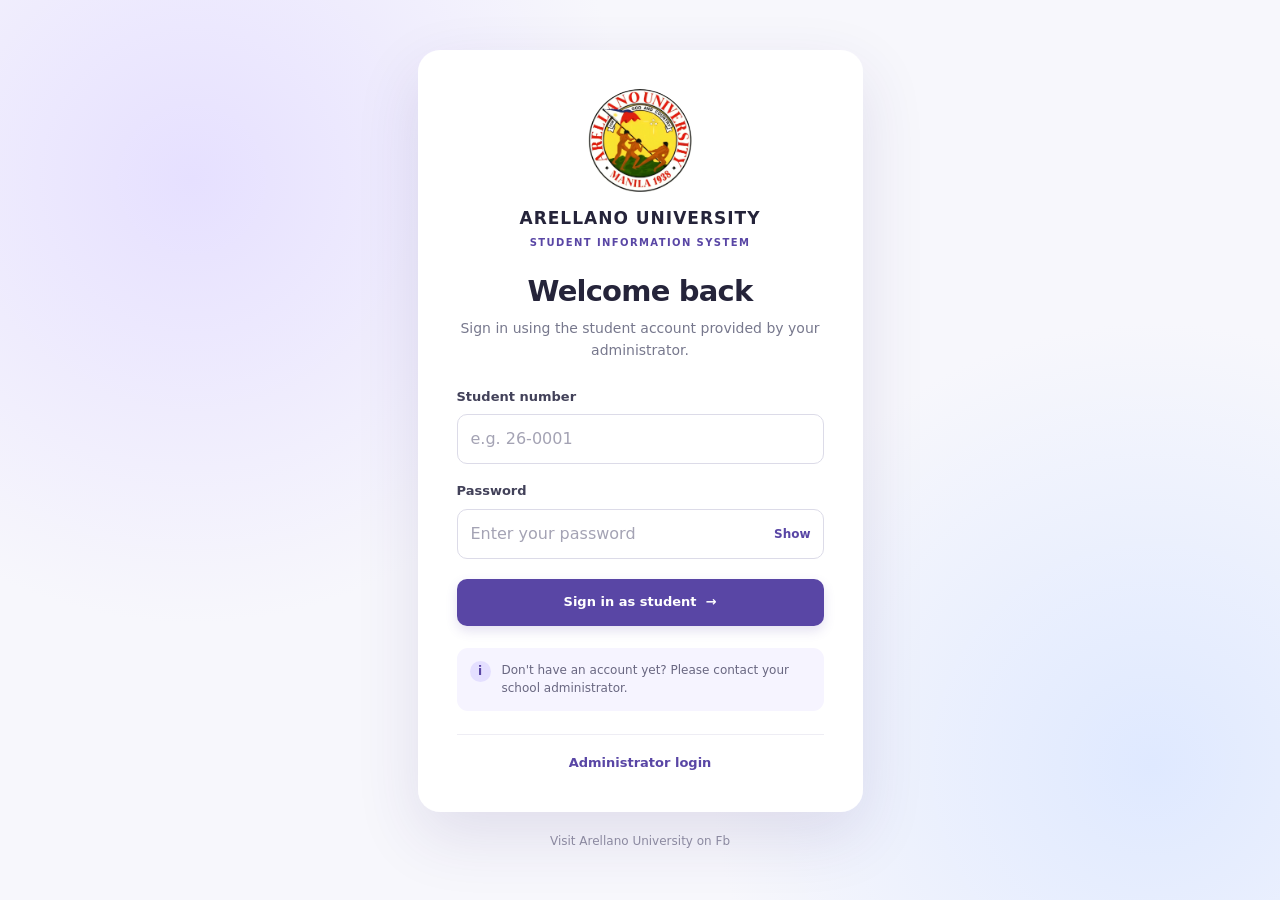
<file: index.html>
<!DOCTYPE html>
<html lang="en">

<head>
  <meta charset="UTF-8">
  <meta name="viewport" content="width=device-width, initial-scale=1.0">
  <title>Student Portal | Arellano University</title>
  <link rel="stylesheet" href="style.css">
</head>

<body class="auth-page">
  <main class="auth-shell">
    <section class="auth-card">
      <div class="login-brand"><img src="arellano-logo.jpg" alt="Arellano University logo" class="login-logo">
        <h2>ARELLANO UNIVERSITY</h2>
        <p>STUDENT INFORMATION SYSTEM</p>
      </div>
      <h1 class="center-text">Welcome back</h1>
      <p class="muted intro center-text">Sign in using the student account provided by your administrator.</p>

      <form id="studentLoginForm" novalidate>
        <div class="field">
          <label for="studentNumber">Student number</label>
          <input id="studentNumber" name="studentNumber" type="text" placeholder="e.g. 26-0001" autocomplete="username"
            required>
        </div>
        <div class="field">
          <label for="studentPassword">Password</label>
          <div class="password-input-wrap">
            <input id="studentPassword" name="studentPassword" type="password" placeholder="Enter your password"
              autocomplete="current-password" required>
            <button class="password-toggle" type="button" data-toggle-password="studentPassword"
              aria-label="Show password">Show</button>
          </div>
        </div>
        <button class="button button-primary button-full" type="submit">Sign in as student <span
            aria-hidden="true">→</span></button>
        <p id="studentLoginMessage" class="message" role="status" aria-live="polite"></p>
      </form>

      <div class="auth-note">
        <span class="note-icon">i</span>
        <p>Don't have an account yet? Please contact your school administrator.</p>
      </div>
      <div class="auth-footer"><a href="admin-login.html">Administrator login</a></div>
    </section>
    <p class="page-caption">Visit Arellano University on Fb</p>
  </main>
  <script src="script.js"></script>
</body>

</html>
</file>
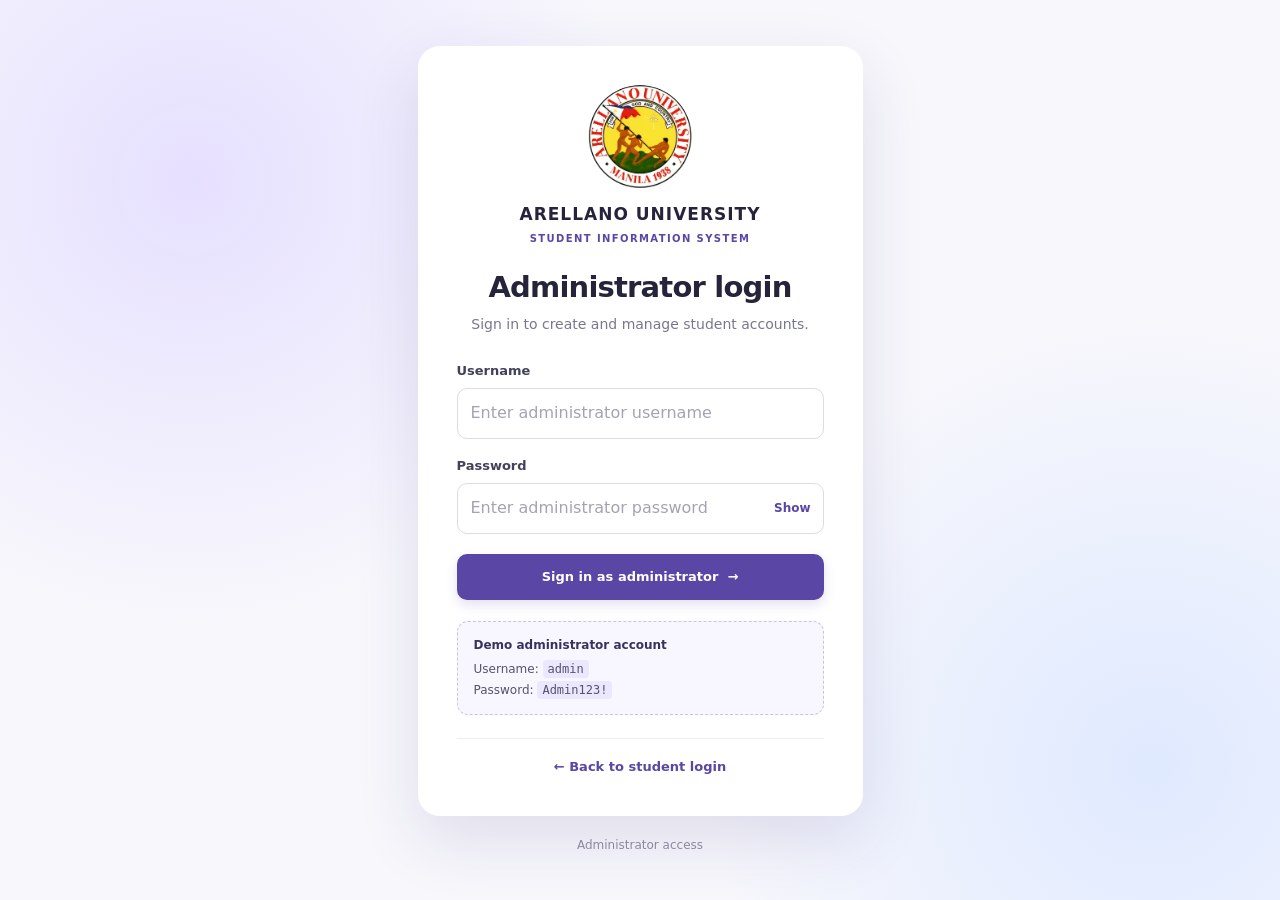
<file: admin-login.html>
<!DOCTYPE html>
<html lang="en">

<head>
  <meta charset="UTF-8">
  <meta name="viewport" content="width=device-width, initial-scale=1.0">
  <title>Administrator Login | Arellano University</title>
  <link rel="stylesheet" href="style.css">
</head>

<body class="auth-page">
  <main class="auth-shell">
    <section class="auth-card">
      <div class="login-brand"><img src="arellano-logo.jpg" alt="Arellano University logo" class="login-logo">
        <h2>ARELLANO UNIVERSITY</h2>
        <p>STUDENT INFORMATION SYSTEM</p>
      </div>
      <h1 class="center-text">Administrator login</h1>
      <p class="muted intro center-text">Sign in to create and manage student accounts.</p>

      <form id="adminLoginForm" novalidate>
        <div class="field">
          <label for="adminUsername">Username</label>
          <input id="adminUsername" name="adminUsername" type="text" placeholder="Enter administrator username"
            autocomplete="username" required>
        </div>
        <div class="field">
          <label for="adminPassword">Password</label>
          <div class="password-input-wrap">
            <input id="adminPassword" name="adminPassword" type="password" placeholder="Enter administrator password"
              autocomplete="current-password" required>
            <button class="password-toggle" type="button" data-toggle-password="adminPassword"
              aria-label="Show password">Show</button>
          </div>
        </div>
        <button class="button button-primary button-full" type="submit">Sign in as administrator <span
            aria-hidden="true">→</span></button>
        <p id="adminLoginMessage" class="message" role="status" aria-live="polite"></p>
      </form>

      <div class="demo-box">
        <strong>Demo administrator account</strong>
        <p>Username: <code>admin</code></p>
        <p>Password: <code>Admin123!</code></p>
      </div>
      <div class="auth-footer"><a href="main.html">← Back to student login</a></div>
    </section>
    <p class="page-caption">Administrator access</p>
  </main>
  <script src="script.js"></script>
</body>

</html>
</file>
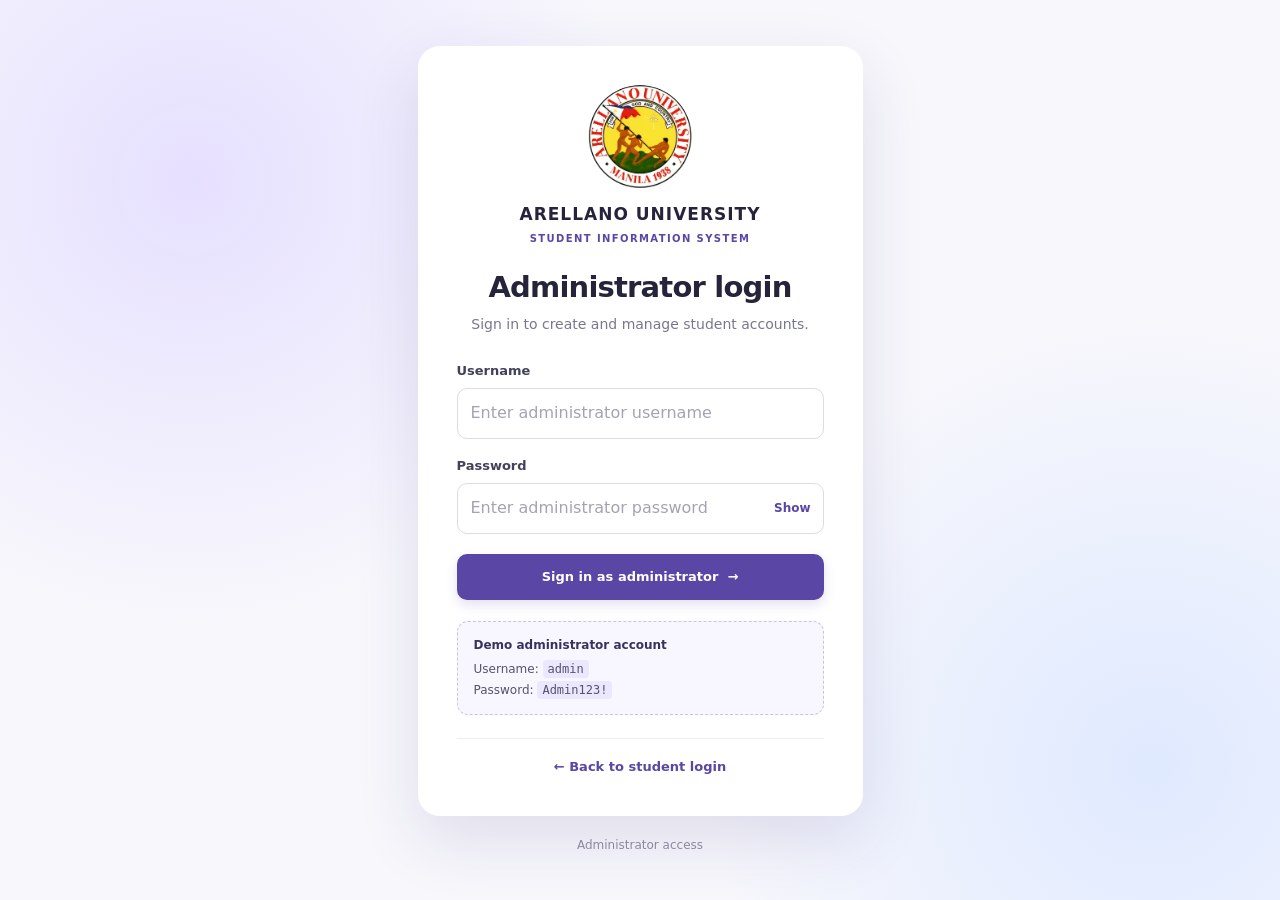
<file: admin.html>
<!DOCTYPE html>
<html lang="en">

<head>
  <meta charset="UTF-8">
  <meta name="viewport" content="width=device-width, initial-scale=1.0">
  <title>Manage Students | Arellano University</title>
  <link rel="stylesheet" href="style.css">
</head>

<body class="app-page">
  <header class="topbar">
    <a class="brand" href="admin.html">
      <img src="arellano-logo.jpg" alt="Arellano University logo" class="header-logo">
      <span>ARELLANO UNIVERSITY<small>Administrator workspace</small></span>
    </a>
    <div class="topbar-actions"><span class="user-pill"><span class="online-dot"></span> Administrator</span><button
        class="button button-outline-light" id="adminLogout" type="button">Log out</button></div>
  </header>

  <main class="page-container">
    <section class="page-heading">
      <div>
        <p class="eyebrow">ADMINISTRATION</p>
        <h1>Student Management</h1>
        <p class="muted">Create accounts, update your records list, and find students quickly.</p>
      </div>
      <div class="heading-icon">▤</div>
    </section>

    <section class="stats-grid">
      <article class="stat-card"><span class="stat-label">Total student accounts</span><strong
          id="studentCount">0</strong><span class="stat-foot">Saved in this browser</span></article>
      <article class="stat-card"><span class="stat-label">Available courses</span><strong
          id="courseCount">0</strong><span class="stat-foot">Unique courses in records</span></article>
      <article class="stat-card"><span class="stat-label">Year levels</span><strong id="yearCount">0</strong><span
          class="stat-foot">Represented in records</span></article>
    </section>

    <section class="panel" id="addStudentPanel">
      <div class="panel-heading">
        <div>
          <p class="eyebrow">NEW ACCOUNT</p>
          <h2>Add a student</h2>
          <p class="muted">The student can sign in after you save their account.</p>
        </div><span class="panel-icon">＋</span>
      </div>
      <form id="studentForm" novalidate>
        <div class="form-grid">
          <div class="field"><label for="studentNo">Student number <span class="required">*</span></label><input
              id="studentNo" name="studentNo" type="text" placeholder="e.g. 26-0001" required></div>
          <div class="field"><label for="fullName">Full name <span class="required">*</span></label><input id="fullName"
              name="fullName" type="text" placeholder="Enter full name" required></div>
          <div class="field">
            <label for="course">Course / Program <span class="required">*</span></label>
            <select id="course" name="course" required>
              <option value="">Select a course</option>
              <option value="BSIT">BSIT - Information Technology</option>
              <option value="BSCS">BSCS - Computer Science</option>
              <option value="BSIS">BSIS - Information Systems</option>
              <option value="BSBA">BSBA - Business Administration</option>
              <option value="BSA">BSA - Accountancy</option>
              <option value="BSED">BSED - Secondary Education</option>
              <option value="BEED">BEED - Elementary Education</option>
              <option value="BSHM">BSHM - Hospitality Management</option>
              <option value="BSTM">BSTM - Tourism Management</option>
              <option value="Other">Other</option>
            </select>
          </div>
          <div class="field"><label for="year">Year level <span class="required">*</span></label><select id="year"
              name="year" required>
              <option value="">Select year level</option>
              <option>1st Year</option>
              <option>2nd Year</option>
              <option>3rd Year</option>
              <option>4th Year</option>
            </select></div>
          <div class="field"><label for="email">Email address</label><input id="email" name="email" type="email"
              placeholder="student@example.com"></div>
          <div class="field"><label for="phone">Phone number</label><input id="phone" name="phone" type="tel"
              placeholder="Enter phone number"></div>
          <div class="field field-wide"><label for="address">Address</label><textarea id="address" name="address"
              rows="2" placeholder="Enter address"></textarea></div>
          <div class="field"><label for="status">Academic status <span class="required">*</span></label><select
              id="status" name="status" required>
              <option value="">Select status</option>
              <option>Regular</option>
              <option>Irregular</option>
              <option>On Leave</option>
              <option>Dropped</option>
              <option>Graduated</option>
            </select></div>
          <div class="field"><label for="studentPassword">Assign password <span class="required">*</span></label>
            <div class="password-input-wrap">
              <input id="studentPassword" name="studentPassword" type="password" minlength="8"
                placeholder="At least 8 characters" required>
              <button class="password-toggle" type="button" data-toggle-password="studentPassword"
                aria-label="Show password">Show</button>
            </div>
            <small class="field-hint">Give this password to the student privately.</small>
          </div>
        </div>
        <div class="form-actions">
          <p id="adminMessage" class="message" role="status" aria-live="polite"></p><button
            class="button button-success add-student-button" type="submit">+ Add student</button>
        </div>
      </form>
    </section>

    <section class="panel">
      <div class="panel-heading records-heading">
        <div>
          <p class="eyebrow">STUDENT DIRECTORY</p>
          <h2>Student records</h2>
          <p class="muted">Search by name or student number and filter by course or year.</p>
        </div>
      </div>
      <div class="filters-grid">
        <div class="field"><label for="searchStudent">Search records</label><input id="searchStudent" type="search"
            placeholder="Name or student number"></div>
        <div class="field"><label for="filterCourse">Course</label><select id="filterCourse">
            <option value="">All courses</option>
          </select></div>
        <div class="field"><label for="filterYear">Year level</label><select id="filterYear">
            <option value="">All year levels</option>
            <option>1st Year</option>
            <option>2nd Year</option>
            <option>3rd Year</option>
            <option>4th Year</option>
          </select></div>
        <div class="filter-action"><button class="button button-secondary" id="clearFilters" type="button">Clear
            filters</button></div>
      </div>
      <div class="records-count-row"><span class="records-count" id="visibleCount">0 records</span></div>
      <div class="table-wrap">
        <table>
          <thead>
            <tr>
              <th>Student number</th>
              <th>Full name</th>
              <th>Course</th>
              <th>Year level</th>
              <th>Status</th>
              <th>Actions</th>
            </tr>
          </thead>
          <tbody id="studentTable">
            <tr>
              <td colspan="6" class="empty-cell">No student records yet. Add a student account above.</td>
            </tr>
          </tbody>
        </table>
      </div>
      <p class="table-note">Note: records are stored in this browser for this demo.</p>
    </section>
    <footer class="app-footer">Student Information System <span>•</span> Administrator workspace</footer>
  </main>
  <script src="script.js"></script>
</body>

</html>
</file>
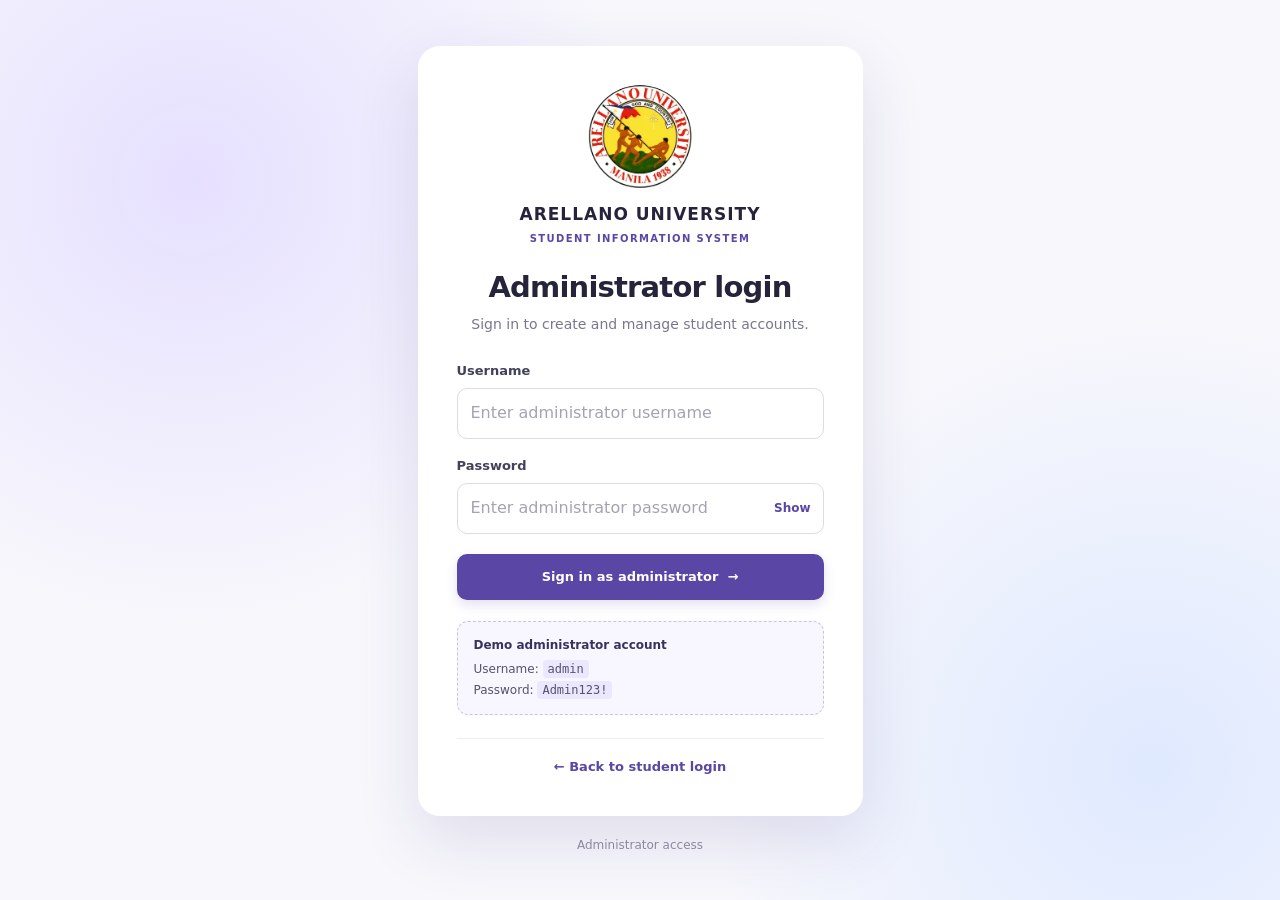
<file: student-profile.html>
<!DOCTYPE html>
<html lang="en">

<head>
  <meta charset="UTF-8">
  <meta name="viewport" content="width=device-width, initial-scale=1.0">
  <title>Student Profile | Arellano University</title>
  <link rel="stylesheet" href="style.css">
</head>

<body class="dashboard-page student-profile-page">
  <header class="topbar">
    <a class="brand" href="admin.html">
      <img src="arellano-logo.jpg" alt="Arellano University logo" class="header-logo">
      <span>ARELLANO UNIVERSITY<small>Administrator workspace</small></span>
    </a>
    <div class="topbar-actions">
      <span class="user-pill"><span class="online-dot"></span> Administrator</span>
      <button class="button button-outline-light" id="adminLogout" type="button">Log out</button>
    </div>
  </header>

  <main class="dashboard-main">
    <div class="page-heading">
      <div>
        <p class="eyebrow">STUDENT MANAGEMENT</p>
        <h1>Student Profile</h1>
        <p class="muted">View and manage this student's information.</p>
      </div>
      <a href="admin.html" class="button button-secondary">Back to Student Records</a>
    </div>

    <section class="panel profile-panel">
      <div class="profile-heading">
        <div class="profile-avatar" id="profileInitials">AU</div>
        <div>
          <h2 id="profileName">Student Name</h2>
          <p class="muted">Student No.: <strong id="profileNumber">—</strong></p>
          <span id="profileStatus" class="status-badge">Regular</span>
        </div>
      </div>

      <div id="profileMessage" class="form-message" role="status"></div>

      <form id="profileForm">
        <div class="form-grid">
          <div class="field">
            <label for="profileStudentNo">Student Number</label>
            <input id="profileStudentNo" type="text" readonly>
          </div>
          <div class="field">
            <label for="profileFullName">Full Name *</label>
            <input id="profileFullName" type="text" required>
          </div>
          <div class="field">
            <label for="profileCourse">Course / Program *</label>
            <select id="profileCourse" required>
              <option value="">Select a course</option>
              <option value="BSIT">BSIT - Information Technology</option>
              <option value="BSCS">BSCS - Computer Science</option>
              <option value="BSIS">BSIS - Information Systems</option>
              <option value="BSBA">BSBA - Business Administration</option>
              <option value="BSA">BSA - Accountancy</option>
              <option value="BSED">BSED - Secondary Education</option>
              <option value="BEED">BEED - Elementary Education</option>
              <option value="BSHM">BSHM - Hospitality Management</option>
              <option value="BSTM">BSTM - Tourism Management</option>
              <option value="Other">Other</option>
            </select>
          </div>
          <div class="field">
            <label for="profileYear">Year Level *</label>
            <select id="profileYear" required>
              <option value="">Select year level</option>
              <option value="1st Year">1st Year</option>
              <option value="2nd Year">2nd Year</option>
              <option value="3rd Year">3rd Year</option>
              <option value="4th Year">4th Year</option>
            </select>
          </div>
          <div class="field">
            <label for="profileEmail">Email Address</label>
            <input id="profileEmail" type="email">
          </div>
          <div class="field">
            <label for="profilePhone">Phone Number</label>
            <input id="profilePhone" type="text">
          </div>
          <div class="field field-full">
            <label for="profileAddress">Address</label>
            <textarea id="profileAddress" rows="3"></textarea>
          </div>
          <div class="field">
            <label for="profileAcademicStatus">Academic Status *</label>
            <select id="profileAcademicStatus" required>
              <option value="Regular">Regular</option>
              <option value="Irregular">Irregular</option>
              <option value="On Leave">On Leave</option>
              <option value="Graduated">Graduated</option>
              <option value="Dropped">Dropped</option>
            </select>
          </div>
          <div class="field">
            <label for="profileNewPassword">Change Student Password</label>
            <div class="password-input-wrap">
              <input id="profileNewPassword" type="password" minlength="8"
                placeholder="Enter a new password (leave blank to keep current)">
              <button class="password-toggle" type="button" data-toggle-password="profileNewPassword"
                aria-label="Show password">Show</button>
            </div>
            <small class="field-hint">Leave blank if you do not want to change the password.</small>
          </div>
        </div>

        <div class="profile-actions">
          <button class="button button-success" type="submit">Save Changes</button>
          <a href="admin.html" class="button button-secondary">Cancel</a>
          <button class="button button-danger" type="button" id="deleteProfile">Delete</button>
        </div>
      </form>
    </section>
  </main>

  <script src="script.js"></script>
</body>

</html>
</file>
<file: style.css>
:root {
  --primary: #5946a5;
  --primary-dark: #40327e;
  --primary-soft: #f0edff;
  --ink: #25243a;
  --muted: #77788d;
  --line: #e5e4ef;
  --bg: #f6f7fc;
  --white: #fff;
  --green: #20844b;
  --red: #c33d4b;
  --shadow: 0 12px 34px rgba(39, 31, 88, .08)
}

* {
  box-sizing: border-box;
  margin: 0;
  padding: 0
}

html {
  scroll-behavior: smooth
}

body {
  font-family: Inter, ui-sans-serif, system-ui, -apple-system, BlinkMacSystemFont, "Segoe UI", Arial, sans-serif;
  color: var(--ink);
  background: var(--bg);
  line-height: 1.55
}

button,
input,
select,
textarea {
  font: inherit
}

a {
  color: var(--primary);
  text-decoration: none
}

a:hover {
  text-decoration: underline
}

button {
  cursor: pointer
}

.auth-page {
  min-height: 100vh;
  background: radial-gradient(circle at 15% 20%, #e6e0ff 0, transparent 34%), radial-gradient(circle at 90% 85%, #dfe9ff 0, transparent 32%), #f7f7fc
}

.auth-shell {
  min-height: 100vh;
  display: flex;
  flex-direction: column;
  align-items: center;
  justify-content: center;
  padding: 28px 18px
}

.auth-card {
  width: min(100%, 445px);
  padding: 38px;
  background: rgba(255, 255, 255, .96);
  border: 1px solid rgba(255, 255, 255, .9);
  border-radius: 22px;
  box-shadow: 0 24px 65px rgba(55, 42, 117, .12)
}

.brand-mark {
  width: 58px;
  height: 58px;
  border-radius: 17px;
  display: grid;
  place-items: center;
  background: linear-gradient(135deg, #7663cb, #49368e);
  color: #fff;
  font-size: 18px;
  font-weight: 850;
  letter-spacing: .5px;
  margin-bottom: 23px;
  box-shadow: 0 8px 18px rgba(89, 70, 165, .2)
}

.brand-admin {
  background: linear-gradient(135deg, #263e70, #17294f)
}

.eyebrow {
  font-size: 11px;
  font-weight: 800;
  letter-spacing: 1.65px;
  color: var(--primary);
  margin-bottom: 7px
}

.auth-card h1 {
  font-size: 29px;
  letter-spacing: -.8px;
  line-height: 1.2;
  margin-bottom: 9px
}

.muted {
  color: var(--muted)
}

.intro {
  font-size: 14px;
  margin-bottom: 25px
}

.field {
  min-width: 0
}

.field label {
  display: block;
  font-size: 13px;
  font-weight: 700;
  margin: 0 0 7px;
  color: #424159
}

.field input,
.field select,
.field textarea {
  display: block;
  width: 100%;
  border: 1px solid #dcdbe8;
  border-radius: 10px;
  padding: 12px 13px;
  background: #fff;
  color: var(--ink);
  outline: none;
  transition: border-color .18s, box-shadow .18s
}

.field input::placeholder,
.field textarea::placeholder {
  color: #a4a3b4
}

.field input:focus,
.field select:focus,
.field textarea:focus {
  border-color: #8978d2;
  box-shadow: 0 0 0 3px rgba(89, 70, 165, .12)
}

.field textarea {
  resize: vertical
}

#studentLoginForm,
#adminLoginForm {
  display: grid;
  gap: 17px
}

.button {
  display: inline-flex;
  align-items: center;
  justify-content: center;
  gap: 9px;
  border: 0;
  border-radius: 10px;
  padding: 11px 16px;
  font-size: 13px;
  font-weight: 750;
  transition: transform .15s, background .15s, box-shadow .15s
}

.button:active {
  transform: translateY(1px)
}

.button-primary {
  background: var(--primary);
  color: #fff;
  box-shadow: 0 5px 12px rgba(89, 70, 165, .16)
}

.button-primary:hover {
  background: var(--primary-dark)
}

.button-full {
  width: 100%;
  padding: 13px 16px;
  margin-top: 3px
}

.button-secondary {
  background: #eeedf5;
  color: #4b4964
}

.button-secondary:hover {
  background: #e2e0ef
}

.button-outline-light {
  background: rgba(255, 255, 255, .12);
  border: 1px solid rgba(255, 255, 255, .3);
  color: #fff
}

.button-outline-light:hover {
  background: rgba(255, 255, 255, .22)
}

.message {
  font-size: 13px;
  min-height: 0;
  color: var(--red);
  overflow-wrap: anywhere
}

.message:empty {
  display: none
}

.auth-note {
  display: flex;
  align-items: flex-start;
  gap: 11px;
  margin-top: 22px;
  padding: 13px;
  border-radius: 11px;
  background: #f6f4ff;
  color: #696781
}

.auth-note p {
  font-size: 12px;
  line-height: 1.55
}

.note-icon,
.help-icon {
  flex: none;
  display: grid;
  place-items: center;
  width: 21px;
  height: 21px;
  border-radius: 50%;
  background: #e4dfff;
  color: var(--primary);
  font-size: 12px;
  font-weight: 800
}

.auth-footer {
  border-top: 1px solid #eeedf4;
  margin-top: 23px;
  padding-top: 18px;
  text-align: center;
  font-size: 13px;
  font-weight: 700
}

.demo-box {
  margin-top: 21px;
  padding: 14px 16px;
  border: 1px dashed #c9c2ed;
  border-radius: 11px;
  background: #f8f6ff;
  font-size: 12px;
  color: #57536f
}

.demo-box strong {
  display: block;
  margin-bottom: 5px;
  color: #39315f
}

.demo-box p {
  margin-top: 3px
}

.demo-box code {
  font-size: 12px;
  background: #ebe7ff;
  border-radius: 4px;
  padding: 2px 5px
}

.page-caption {
  font-size: 12px;
  color: #8b89a0;
  margin-top: 20px
}

.app-page {
  min-height: 100vh;
  background: #f6f7fb
}

.topbar {
  display: flex;
  align-items: center;
  justify-content: space-between;
  gap: 20px;
  padding: 15px max(5%, calc((100% - 1220px)/2));
  background: #fff;
  border-bottom: 1px solid var(--line);
  box-shadow: 0 3px 14px rgba(35, 32, 72, .035)
}

.brand {
  display: flex;
  align-items: center;
  gap: 12px;
  color: var(--ink);
  font-weight: 800;
  font-size: 14px;
  line-height: 1.3
}

.brand:hover {
  text-decoration: none
}

.brand .brand-mark {
  margin: 0
}

.brand-mark.small {
  width: 42px;
  height: 42px;
  border-radius: 12px;
  font-size: 14px
}

.brand small {
  display: block;
  margin-top: 4px;
  font-weight: 500;
  color: var(--muted);
  font-size: 11px
}

.topbar-actions {
  display: flex;
  align-items: center;
  gap: 13px
}

.user-pill {
  display: flex;
  align-items: center;
  gap: 8px;
  color: #5f5e73;
  font-size: 12px;
  font-weight: 700
}

.online-dot {
  width: 7px;
  height: 7px;
  background: #31a86a;
  border-radius: 50%;
  box-shadow: 0 0 0 3px #e1f6e9
}

.page-container {
  width: min(1180px, 92%);
  margin: 34px auto 0
}

.page-heading {
  display: flex;
  align-items: center;
  justify-content: space-between;
  gap: 20px;
  margin-bottom: 24px
}

.page-heading h1,
.welcome-banner h1 {
  font-size: 29px;
  letter-spacing: -.7px;
  margin-bottom: 7px
}

.page-heading .muted {
  font-size: 13px
}

.heading-icon {
  width: 58px;
  height: 58px;
  display: grid;
  place-items: center;
  background: var(--primary-soft);
  color: var(--primary);
  border-radius: 17px;
  font-size: 29px
}

.stats-grid {
  display: grid;
  grid-template-columns: repeat(3, minmax(0, 1fr));
  gap: 17px;
  margin-bottom: 23px
}

.stat-card {
  padding: 20px 22px;
  background: #fff;
  border: 1px solid var(--line);
  border-radius: 14px;
  box-shadow: 0 4px 15px rgba(35, 32, 72, .025)
}

.stat-label {
  display: block;
  color: var(--muted);
  font-size: 12px;
  font-weight: 650
}

.stat-card strong {
  display: block;
  font-size: 30px;
  letter-spacing: -.8px;
  margin: 5px 0 2px;
  color: #373056
}

.stat-foot {
  font-size: 11px;
  color: #9a98aa
}

.panel {
  background: #fff;
  border: 1px solid var(--line);
  border-radius: 16px;
  padding: 25px;
  margin-bottom: 24px;
  box-shadow: 0 4px 18px rgba(35, 32, 72, .025)
}

.panel-heading {
  display: flex;
  justify-content: space-between;
  align-items: center;
  gap: 16px;
  margin-bottom: 22px
}

.panel-heading h2 {
  font-size: 20px;
  letter-spacing: -.3px;
  margin-bottom: 4px
}

.panel-heading .muted {
  font-size: 12px
}

.panel-icon {
  display: grid;
  place-items: center;
  width: 43px;
  height: 43px;
  border-radius: 13px;
  background: var(--primary-soft);
  color: var(--primary);
  font-size: 25px
}

.form-grid {
  display: grid;
  grid-template-columns: repeat(2, minmax(0, 1fr));
  gap: 17px 20px
}

.required {
  color: var(--red)
}

.field-hint {
  display: block;
  font-size: 10px;
  color: var(--muted);
  margin-top: 5px
}

.field-wide {
  grid-column: 1/-1
}

.form-actions {
  display: flex;
  justify-content: space-between;
  align-items: center;
  gap: 16px;
  flex-wrap: wrap;
  border-top: 1px solid #efedf5;
  margin-top: 22px;
  padding-top: 18px
}

.form-actions .message {
  flex: 1
}

.records-heading {
  margin-bottom: 20px
}

.records-count {
  white-space: nowrap;
  border-radius: 20px;
  padding: 7px 11px;
  background: #f0edff;
  color: var(--primary);
  font-size: 11px;
  font-weight: 800
}

.filters-grid {
  display: grid;
  grid-template-columns: minmax(200px, 2fr) minmax(130px, 1fr) minmax(140px, 1fr) auto;
  align-items: end;
  gap: 13px;
  margin-bottom: 20px
}

.filter-action {
  padding-bottom: 1px
}

.filter-action .button {
  white-space: nowrap
}

.table-wrap {
  width: 100%;
  overflow-x: auto;
  border: 1px solid var(--line);
  border-radius: 10px
}

table {
  width: 100%;
  border-collapse: collapse;
  min-width: 720px;
  text-align: left;
  font-size: 12px
}

thead {
  background: #f7f6fc
}

th {
  padding: 13px 15px;
  color: #77748f;
  font-size: 10px;
  letter-spacing: .7px;
  text-transform: uppercase;
  white-space: nowrap
}

td {
  padding: 14px 15px;
  border-top: 1px solid #efedf5;
  color: #55546a
}

tbody tr:hover {
  background: #fbfaff
}

.student-number {
  font-weight: 800;
  color: #51418f
}

.student-name {
  font-weight: 750;
  color: #323047
}

.empty-cell {
  text-align: center !important;
  padding: 28px !important;
  color: #8a879e
}

.table-note {
  font-size: 11px;
  color: #9a98aa;
  margin-top: 12px
}

.action-delete {
  border: 1px solid #f1cdd1;
  background: #fff5f5;
  color: #bd3442;
  border-radius: 7px;
  padding: 6px 9px;
  font-size: 11px;
  font-weight: 750
}

.action-delete:hover {
  background: #ffe6e8
}

.status-badge {
  display: inline-flex;
  align-items: center;
  border-radius: 30px;
  padding: 5px 10px;
  background: #e5f7ec;
  color: #247648;
  font-size: 10px;
  font-weight: 800;
  white-space: nowrap
}

.status-badge.status-irregular {
  background: #fff2d8;
  color: #8d6310
}

.status-badge.status-on-leave {
  background: #fce8e9;
  color: #a63844
}

.app-footer {
  padding: 25px 0 30px;
  text-align: center;
  font-size: 11px;
  color: #9997aa
}

.app-footer span {
  padding: 0 7px;
  color: #c0bdd0
}

.welcome-banner {
  display: flex;
  justify-content: space-between;
  align-items: center;
  gap: 20px;
  padding: 30px 32px;
  margin-bottom: 24px;
  background: linear-gradient(120deg, #4d3b94, #7664c4);
  border-radius: 17px;
  color: #fff;
  overflow: hidden
}

.welcome-banner .eyebrow {
  color: #dcd5ff
}

.welcome-banner h1 {
  color: #fff
}

.welcome-banner p:not(.eyebrow) {
  max-width: 620px;
  font-size: 13px;
  color: #eeeaff
}

.welcome-symbol {
  font-size: 78px;
  line-height: 1;
  color: rgba(255, 255, 255, .25);
  padding: 0 12px
}

.profile-panel {
  padding: 28px
}

.profile-heading {
  display: flex;
  align-items: center;
  gap: 15px;
  padding-bottom: 23px;
  border-bottom: 1px solid #efedf5
}

.avatar {
  width: 55px;
  height: 55px;
  display: grid;
  place-items: center;
  border-radius: 17px;
  background: var(--primary-soft);
  color: var(--primary);
  font-size: 18px;
  font-weight: 850
}

.profile-heading h2 {
  font-size: 21px;
  margin-bottom: 3px
}

.profile-heading .eyebrow {
  margin-bottom: 4px
}

.profile-heading .muted {
  font-size: 12px
}

.profile-heading .status-badge {
  margin-left: auto
}

.details-grid {
  display: grid;
  grid-template-columns: repeat(2, minmax(0, 1fr));
  gap: 0 25px;
  padding-top: 8px
}

.detail-item {
  display: flex;
  flex-direction: column;
  gap: 5px;
  padding: 17px 0;
  border-bottom: 1px solid #f0eff6;
  min-width: 0
}

.detail-item span {
  font-size: 11px;
  color: #88869b;
  font-weight: 650
}

.detail-item strong {
  font-size: 14px;
  overflow-wrap: anywhere;
  font-weight: 700
}

.detail-wide {
  grid-column: 1/-1
}

.student-help {
  display: flex;
  align-items: flex-start;
  gap: 12px;
  padding: 17px 19px;
  border: 1px solid #e7e1ff;
  background: #f6f3ff;
  border-radius: 12px;
  color: #696581
}

.student-help p {
  font-size: 12px;
  line-height: 1.7
}

.student-help strong {
  color: #4e418c
}

.help-icon {
  margin-top: 2px
}

@media(max-width:850px) {
  .filters-grid {
    grid-template-columns: repeat(2, minmax(0, 1fr))
  }

  .filter-action {
    display: flex;
    align-items: end
  }

  .filter-action .button {
    width: 100%
  }

  .stats-grid {
    gap: 12px
  }

  .stat-card {
    padding: 17px
  }
}

@media(max-width:600px) {
  .auth-card {
    padding: 28px 23px;
    border-radius: 18px
  }

  .auth-card h1 {
    font-size: 25px
  }

  .topbar {
    align-items: flex-start;
    padding: 13px 4%;
    flex-direction: column
  }

  .topbar-actions {
    width: 100%;
    justify-content: space-between
  }

  .page-container {
    width: 92%;
    margin-top: 23px
  }

  .page-heading h1,
  .welcome-banner h1 {
    font-size: 24px
  }

  .heading-icon {
    width: 46px;
    height: 46px
  }

  .stats-grid {
    grid-template-columns: 1fr
  }

  .stat-card {
    padding: 16px 18px
  }

  .stat-card strong {
    font-size: 25px
  }

  .panel {
    padding: 19px 16px
  }

  .panel-heading h2 {
    font-size: 18px
  }

  .form-grid,
  .details-grid {
    grid-template-columns: 1fr
  }

  .field-wide,
  .detail-wide {
    grid-column: auto
  }

  .form-actions {
    align-items: stretch;
    flex-direction: column
  }

  .form-actions .button {
    width: 100%
  }

  .filters-grid {
    grid-template-columns: 1fr
  }

  .filter-action {
    display: block
  }

  .welcome-banner {
    padding: 24px 20px
  }

  .welcome-symbol {
    font-size: 45px;
    padding: 0
  }

  .profile-panel {
    padding: 20px 16px
  }

  .profile-heading {
    gap: 11px;
    flex-wrap: wrap
  }

  .profile-heading .status-badge {
    margin-left: 0
  }

  .avatar {
    width: 46px;
    height: 46px;
    border-radius: 13px
  }

  .profile-heading h2 {
    font-size: 18px
  }
}


/* Arellano University logo */
.university-logo {
  display: block;
  width: 72px;
  height: 72px;
  object-fit: contain;
  margin: 0 auto 10px;
  border-radius: 50%;
}


/* Use the university logo instead of the SIS / AD text mark */
.brand img.university-logo,
.logo img.university-logo,
.site-title img.university-logo,
.sidebar-brand img.university-logo,
.brand-mark img.university-logo,
.logo-mark img.university-logo,
.avatar-mark img.university-logo,
.sidebar-logo img.university-logo {
  width: 44px;
  height: 44px;
  object-fit: contain;
  display: block;
  margin: 0;
  border-radius: 50%;
}


/* Arellano University branding */
.login-brand {
  text-align: center;
  margin: 0 auto 24px;
}

.login-logo {
  display: block;
  width: 104px;
  height: 104px;
  object-fit: contain;
  margin: 0 auto 12px;
  border-radius: 50%;
}

.login-brand h2 {
  font-size: 17px;
  letter-spacing: 1px;
  margin-bottom: 4px;
  color: var(--ink);
}

.login-brand p {
  font-size: 10px;
  font-weight: 800;
  letter-spacing: 1.4px;
  color: var(--primary);
}

.center-text {
  text-align: center;
}

.auth-card>.login-brand+h1,
.auth-card>.center-text,
.auth-card>.intro.center-text {
  text-align: center;
}

.header-logo {
  display: block;
  width: 52px;
  height: 52px;
  object-fit: contain;
  flex: none;
  border-radius: 50%;
}

.topbar .brand {
  gap: 13px;
}

.topbar .brand>span {
  font-size: 15px;
  letter-spacing: .3px;
}

.action-edit {
  border: 1px solid #d9d2fa;
  background: #f4f1ff;
  color: #51418f;
  border-radius: 7px;
  padding: 6px 9px;
  margin-right: 6px;
  font-size: 11px;
  font-weight: 750;
}

.action-edit:hover {
  background: #e8e2ff;
}

@media (max-width: 600px) {
  .login-logo {
    width: 88px;
    height: 88px;
  }

  .topbar .brand>span {
    font-size: 12px;
  }

  .header-logo {
    width: 42px;
    height: 42px;
  }
}

#studentTable tbody tr {
  cursor: pointer;
}

#studentTable tbody tr:hover {
  background: #f8f7ff;
}

.profile-panel {
  padding: 26px;
}

.profile-heading {
  display: flex;
  align-items: center;
  gap: 16px;
  margin-bottom: 24px;
  padding-bottom: 20px;
  border-bottom: 1px solid var(--border);
}

.profile-avatar {
  width: 68px;
  height: 68px;
  display: flex;
  align-items: center;
  justify-content: center;
  border-radius: 50%;
  background: #f4f1ff;
  color: #51418f;
  font-size: 22px;
  font-weight: 800;
}

.profile-heading h2 {
  margin-bottom: 5px;
}

.profile-actions {
  display: flex;
  flex-wrap: wrap;
  gap: 10px;
  margin-top: 24px;
}

.button-danger {
  border: 0;
  border-radius: 9px;
  background: #c93443;
  color: white;
  padding: 11px 16px;
  font-weight: 750;
  cursor: pointer;
}

.button-danger:hover {
  background: #a92332;
}

.field-full {
  grid-column: 1 / -1;
}

@media (max-width: 600px) {
  .profile-panel {
    padding: 16px;
  }

  .profile-heading {
    align-items: flex-start;
  }
}


/* Student profile heading spacing fix */
.dashboard-main {
  padding-top: 30px;
}

.page-heading {
  display: flex;
  align-items: center;
  justify-content: space-between;
  gap: 24px;
  margin-bottom: 24px;
}

.page-heading>div {
  min-width: 0;
}

.page-heading h1 {
  margin-top: 8px;
  margin-bottom: 8px;
}

.page-heading .eyebrow {
  margin-bottom: 8px;
}

.page-heading .button {
  flex: none;
  margin-top: 8px;
}

@media (max-width: 700px) {
  .page-heading {
    align-items: flex-start;
    flex-direction: column;
    gap: 14px;
  }

  .page-heading .button {
    margin-top: 0;
  }
}


/* Student profile heading spacing fix */
.dashboard-main {
  padding-top: 30px;
}

.page-heading {
  display: flex;
  align-items: center;
  justify-content: space-between;
  gap: 24px;
  margin-bottom: 24px;
}

.page-heading>div {
  min-width: 0;
}

.page-heading h1 {
  margin-top: 8px;
  margin-bottom: 8px;
}

.page-heading .eyebrow {
  margin-bottom: 8px;
}

.page-heading .button {
  flex: none;
  margin-top: 8px;
}

@media (max-width: 700px) {
  .page-heading {
    align-items: flex-start;
    flex-direction: column;
    gap: 14px;
  }

  .page-heading .button {
    margin-top: 0;
  }
}


.student-profile-page .dashboard-main {
  width: min(1200px, calc(100% - 64px));
  margin: 0 auto;
  padding: 34px 0 48px;
}

.student-profile-page .page-heading {
  display: flex;
  align-items: center;
  justify-content: space-between;
  gap: 28px;
  margin: 0 0 28px;
  padding: 0;
}

.student-profile-page .page-heading>div {
  flex: 1;
  min-width: 0;
}

.student-profile-page .page-heading .eyebrow {
  margin: 0 0 10px;
}

.student-profile-page .page-heading h1 {
  margin: 0 0 10px;
  line-height: 1.25;
}

.student-profile-page .page-heading .muted {
  margin: 0;
}

.student-profile-page .page-heading>a {
  margin: 0;
  white-space: nowrap;
  align-self: center;
}

@media (max-width: 700px) {
  .student-profile-page .dashboard-main {
    width: calc(100% - 32px);
    padding-top: 24px;
  }

  .student-profile-page .page-heading {
    flex-direction: column;
    align-items: flex-start;
    gap: 16px;
  }

  .student-profile-page .page-heading>a {
    align-self: flex-start;
  }
}

/* Requested student-management refinements */
.button-success {
  background: var(--green);
  color: #fff;
  box-shadow: 0 5px 12px rgba(32, 132, 75, .16);
}
.button-success:hover {
  background: #176b3b;
}
.form-actions {
  justify-content: space-between;
}
.form-actions .add-student-button {
  margin-left: auto;
}
.records-count-row {
  display: flex;
  justify-content: flex-start;
  margin: -5px 0 14px;
}
.records-count {
  display: inline-block;
  font-size: 14px;
  padding: 7px 12px;
}
.status-badge.status-dropped {
  background: #fce8e9;
  color: #b42332;
}
.profile-actions {
  display: flex;
  align-items: center;
  justify-content: flex-start;
  gap: 12px;
  flex-wrap: wrap;
  margin-top: 22px;
  padding-top: 18px;
  border-top: 1px solid #efedf5;
}
.profile-actions .button-success {
  margin-right: 2px;
}
@media (max-width: 600px) {
  .profile-actions {
    flex-direction: column;
    align-items: stretch;
  }
  .profile-actions .button {
    width: 100%;
  }
}

/* Password visibility and dropped status */
.show-password {
  display: flex;
  align-items: center;
  gap: 7px;
  margin-top: 8px;
  color: var(--muted);
  font-size: 12px;
  font-weight: 600;
}
.show-password input {
  width: auto;
  margin: 0;
  accent-color: var(--primary);
}
.status-badge.status-dropped {
  background: #fce8e9;
  color: #b42332;
}


/* Show/Hide control inside password fields */
.password-input-wrap {
  position: relative;
  width: 100%;
}
.password-input-wrap input {
  padding-right: 68px;
}
.password-toggle {
  position: absolute;
  top: 50%;
  right: 10px;
  transform: translateY(-50%);
  border: 0;
  background: transparent;
  color: var(--primary);
  font-size: 12px;
  font-weight: 750;
  padding: 5px 3px;
  cursor: pointer;
}
.password-toggle:hover {
  color: var(--primary-dark);
  text-decoration: underline;
}
.password-toggle:focus-visible {
  outline: 2px solid var(--primary);
  outline-offset: 2px;
  border-radius: 4px;
}

/* Make the logout action visible on the white navigation bar. */
.topbar .button-outline-light {
  background: #c33d4b;
  color: #fff;
  border: 1px solid #a92f3c;
  font-weight: 800;
  padding: 10px 16px;
  border-radius: 9px;
  min-height: 40px;
  white-space: nowrap;
}

.topbar .button-outline-light:hover {
  background: #a92f3c;
}
</file>
